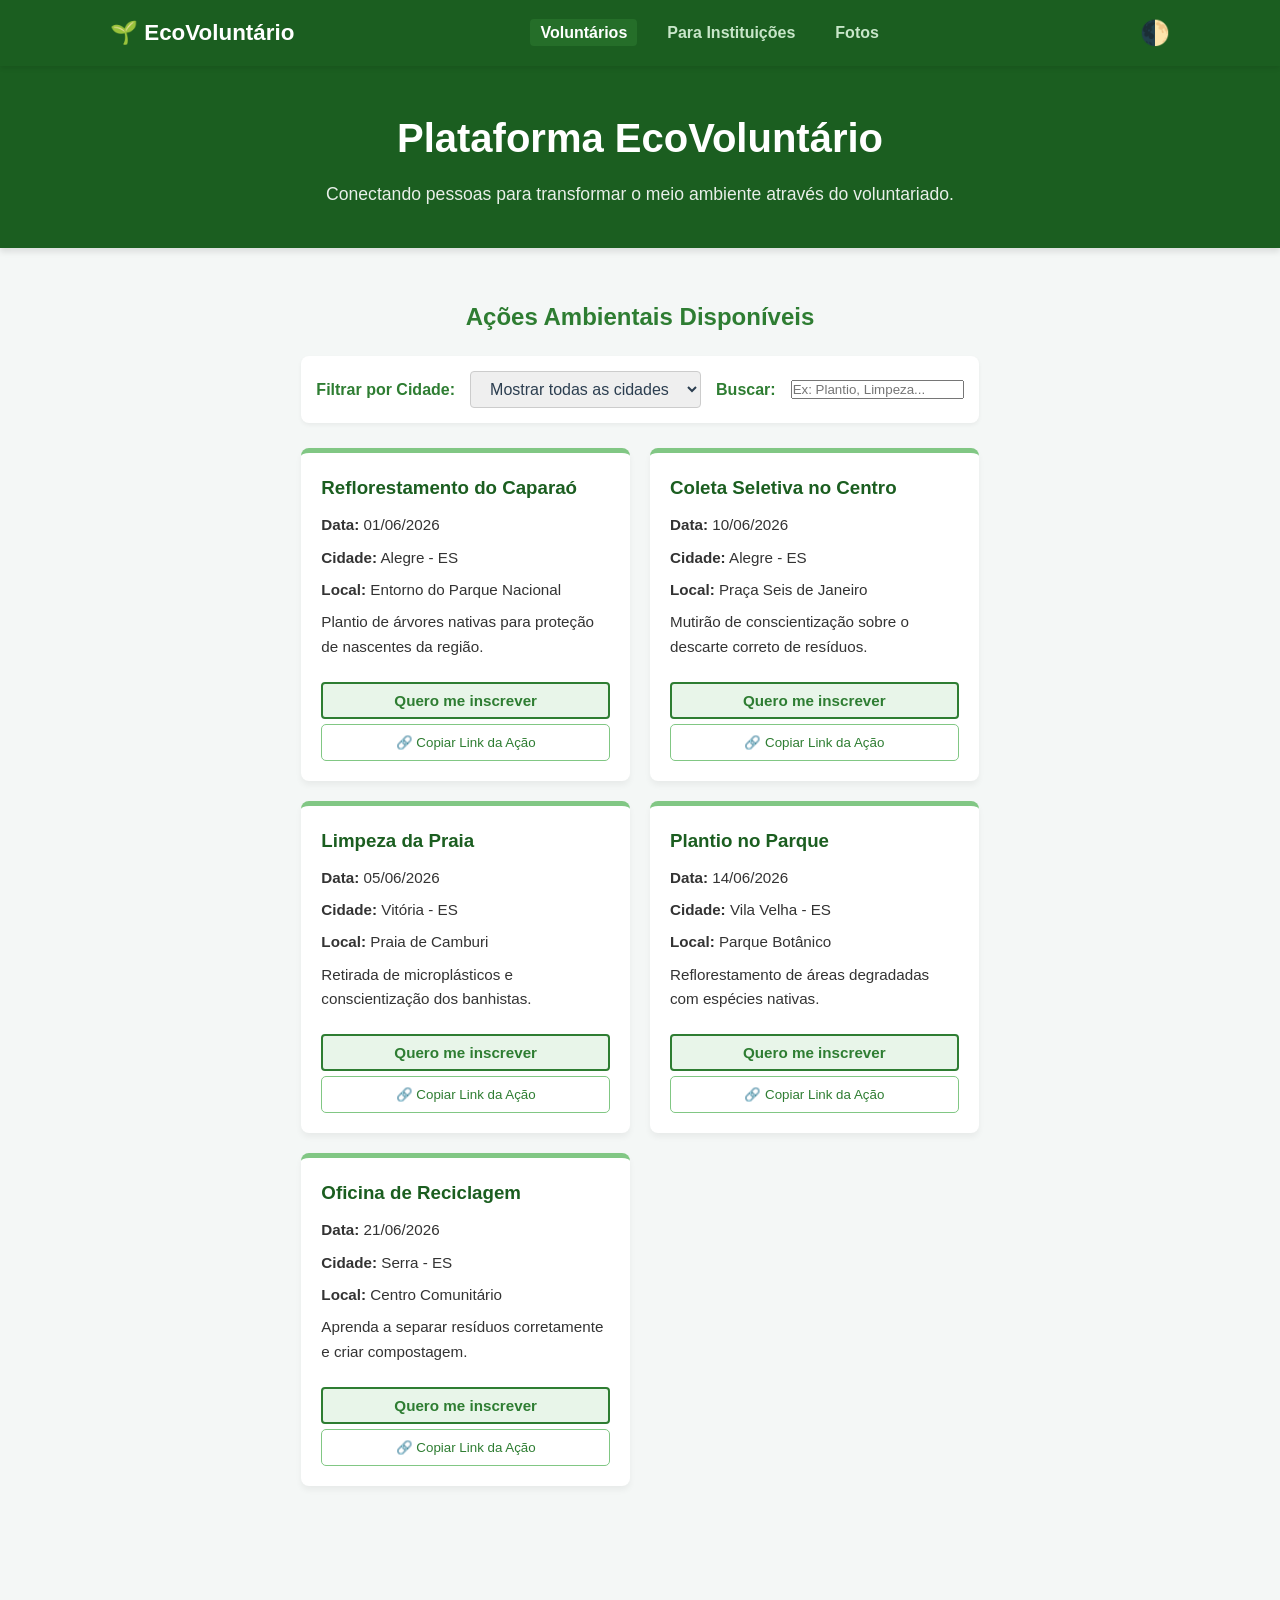
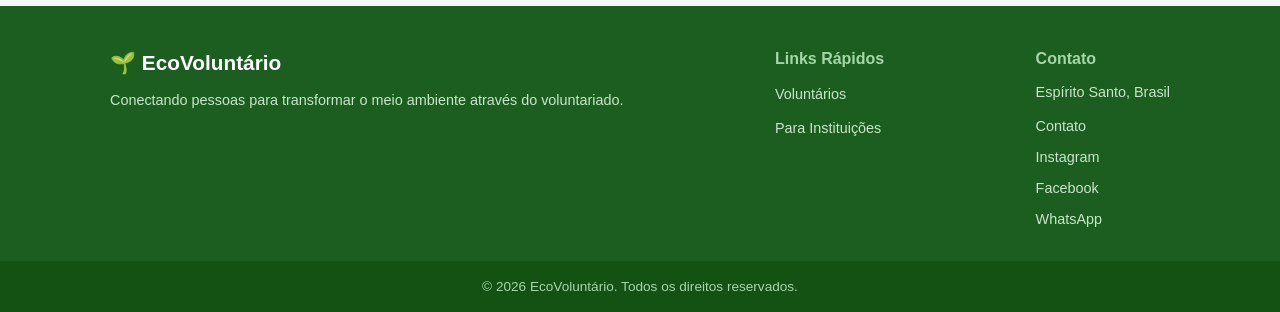
<file: index.html>
<!DOCTYPE html>
<html lang="pt-BR">

<head>
    <meta charset="UTF-8">
    <meta name="viewport" content="width=device-width, initial-scale=1.0">
    <title>EcoVoluntário</title>
    <link rel="icon" type="image/x-icon" href="src/img/nature.png">
    <link rel="stylesheet" href="style.css">
</head>

<body>

    <nav class="navbar">
        <div class="nav-container">
            <a href="index.html" class="nav-logo">🌱 EcoVoluntário</a>
            <ul class="nav-menu">
                <li><a href="index.html" class="active">Voluntários</a></li>
                <li><a href="instituicao.html">Para Instituições</a></li>
                <li><a href="fotos.html">Fotos</a></li> 
            </ul>
            <button id="btn-tema">🌓</button>
        </div>
    </nav>

    <header>
        <h1>Plataforma EcoVoluntário</h1>
        <p>Conectando pessoas para transformar o meio ambiente através do voluntariado.</p>
    </header>

    <main class="container">
        <section class="acoes-section">
            <h2>Ações Ambientais Disponíveis</h2>

            <div class="filtro-container">
                <label for="filtro-cidade">Filtrar por Cidade:</label>
                <select id="filtro-cidade">
                    <option value="todos">Mostrar todas as cidades</option>
                    <option value="Alegre">Alegre</option>
                    <option value="Vitória">Vitória</option>
                    <option value="Vila Velha">Vila Velha</option>
                    <option value="Serra">Serra</option>
                </select>
                <label for="busca-texto" class="buscar" >Buscar:</label>
                <input type="text" id="busca-texto" placeholder="Ex: Plantio, Limpeza...">

            </div>

            <div class="cards-grid" id="cards-grid">
                <div class="card" data-cidade="Alegre">
                    <h3>Reflorestamento do Caparaó</h3>
                    <p><strong>Data:</strong> 01/06/2026</p>
                    <p><strong>Cidade:</strong> Alegre - ES</p>
                    <p><strong>Local:</strong> Entorno do Parque Nacional</p>
                    <p>Plantio de árvores nativas para proteção de nascentes da região.</p>
                    <button class="btn-card" data-acao-id="reflorestamento-alegre">Quero me inscrever</button>
                    <button class="btn-share">🔗 Copiar Link da Ação</button>
                </div>

                <div class="card" data-cidade="Alegre">
                    <h3>Coleta Seletiva no Centro</h3>
                    <p><strong>Data:</strong> 10/06/2026</p>
                    <p><strong>Cidade:</strong> Alegre - ES</p>
                    <p><strong>Local:</strong> Praça Seis de Janeiro</p>
                    <p>Mutirão de conscientização sobre o descarte correto de resíduos.</p>
                    <button class="btn-card" data-acao-id="coleta-alegre">Quero me inscrever</button>
                    <button class="btn-share" >🔗 Copiar Link da Ação</button>
                </div>

                <div class="card" data-cidade="Vitória">
                    <h3>Limpeza da Praia</h3>
                    <p><strong>Data:</strong> 05/06/2026</p>
                    <p><strong>Cidade:</strong> Vitória - ES</p>
                    <p><strong>Local:</strong> Praia de Camburi</p>
                    <p>Retirada de microplásticos e conscientização dos banhistas.</p>
                    <button class="btn-card" data-acao-id="praia">Quero me inscrever</button>
                    <button class="btn-share">🔗 Copiar Link da Ação</button>
                </div>

                <div class="card" data-cidade="Vila Velha">
                    <h3>Plantio no Parque</h3>
                    <p><strong>Data:</strong> 14/06/2026</p>
                    <p><strong>Cidade:</strong> Vila Velha - ES</p>
                    <p><strong>Local:</strong> Parque Botânico</p>
                    <p>Reflorestamento de áreas degradadas com espécies nativas.</p>
                    <button class="btn-card" data-acao-id="plantio">Quero me inscrever</button>
                    <button class="btn-share">🔗 Copiar Link da Ação</button>
                </div>

                <div class="card" data-cidade="Serra">
                    <h3>Oficina de Reciclagem</h3>
                    <p><strong>Data:</strong> 21/06/2026</p>
                    <p><strong>Cidade:</strong> Serra - ES</p>
                    <p><strong>Local:</strong> Centro Comunitário</p>
                    <p>Aprenda a separar resíduos corretamente e criar compostagem.</p>
                    <button class="btn-card" data-acao-id="reciclagem">Quero me inscrever</button>
                    <button class="btn-share">🔗 Copiar Link da Ação</button>
                </div>
            </div>

            <p id="mensagem-sem-resultados" class="msg-vazia">Nenhuma ação encontrada para esta busca. 😥</p>

        </section>
    </main>

    <div id="modal-inscricao" class="modal">
        <div class="modal-content">
            <span class="btn-fechar">&times;</span>
            <h2>Faça sua Inscrição</h2>
            <p>Junte-se a nós nessa ação pelo meio ambiente!</p>

            <form id="form-voluntario">
                <div class="form-group">
                    <label for="nome">Nome Completo:</label>
                    <input type="text" id="nome" required placeholder="Digite seu nome">
                </div>

                <div class="form-group">
                    <label for="email">E-mail:</label>
                    <input type="email" id="email" required placeholder="seu.email@exemplo.com">
                </div>

                <div class="form-group">
                    <label for="acao-visivel">Ação Selecionada:</label>
                    <input type="text" id="acao-visivel" readonly
                        style="background-color: #e8f5e9; color: #2e7d32; font-weight: bold; border: 1px solid #81c784;">
                </div>

                <button type="submit" class="btn-enviar">Confirmar Inscrição</button>
            </form>
        </div>
    </div>
    <footer class="footer">
        <div class="footer-container">
            <div class="footer-coluna">
                <h3>🌱 EcoVoluntário</h3>
                <p>Conectando pessoas para transformar o meio ambiente através do voluntariado.</p>
            </div>
            <div class="footer-coluna">
                <h4>Links Rápidos</h4>
                <ul>
                    <li><a href="index.html">Voluntários</a></li>
                    <li><a href="instituicao.html">Para Instituições</a></li>
                </ul>
            </div>
            <div class="footer-coluna">
                <h4>Contato</h4>
                <p>Espírito Santo, Brasil</p>
                <div class="footer-redes">
                    <a href="contato.html">Contato</a>

                    <a href="#">Instagram</a>
                    <a href="#">Facebook</a>
                    <a href="#">WhatsApp</a>
                </div>
            </div>
        </div>
        <div class="footer-bottom">
            <p>© 2026 EcoVoluntário. Todos os direitos reservados.</p>
        </div>
    </footer>
    <script src="script.js"></script>
</body>

</html>
</file>
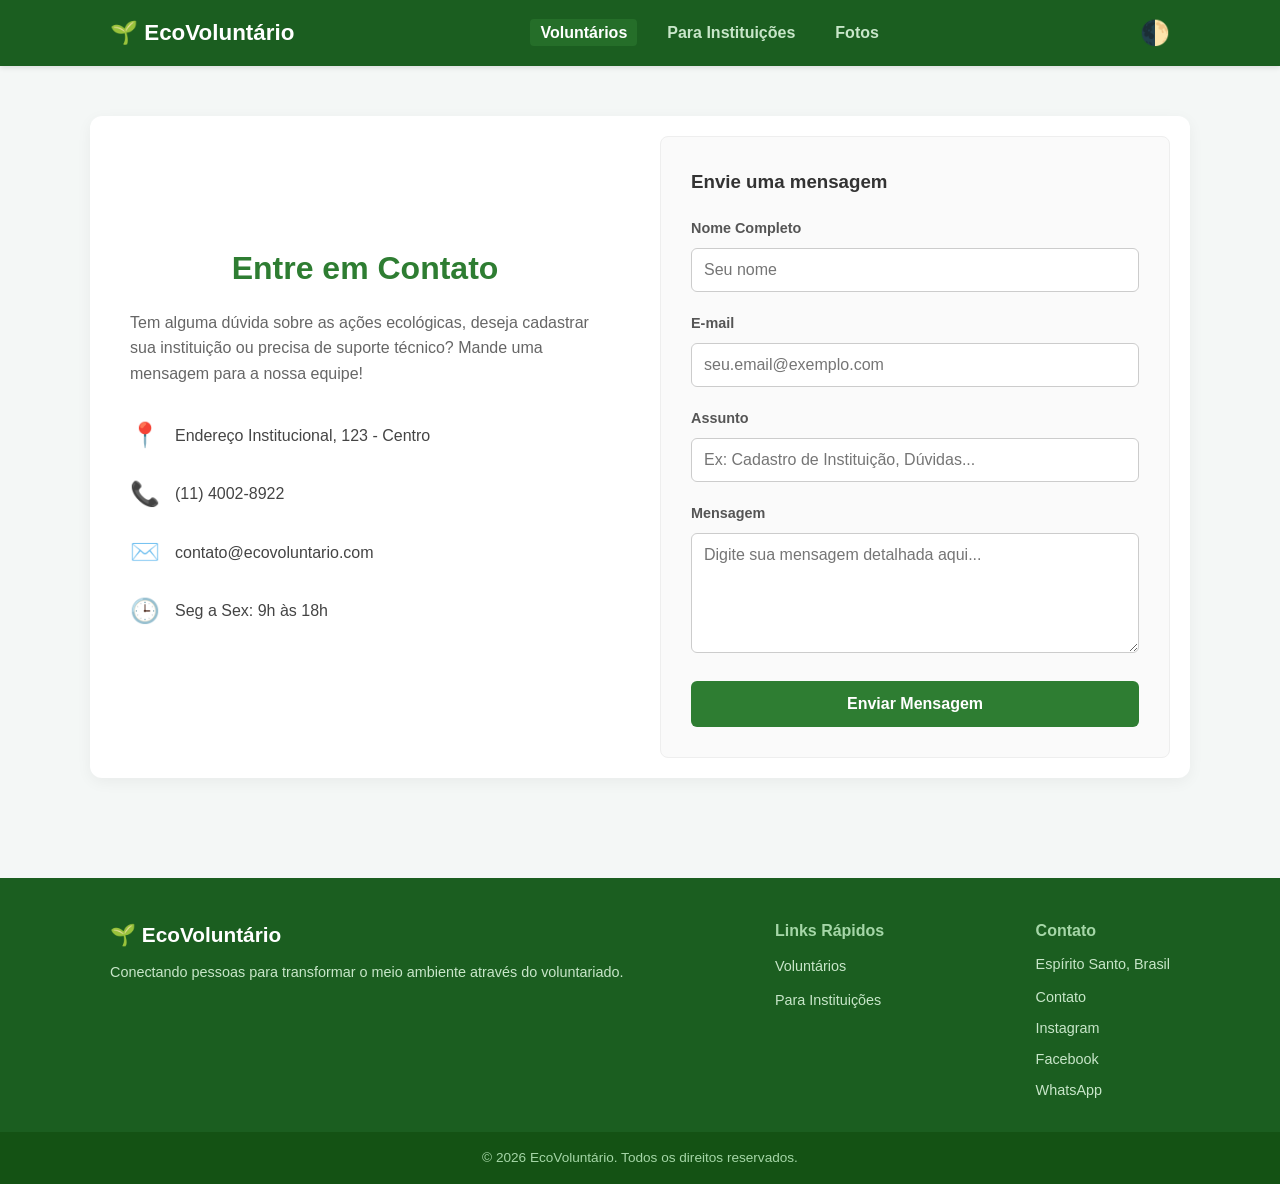
<file: contato.html>
<!DOCTYPE html>
<html lang="pt-BR">
<head>
    <meta charset="UTF-8">
    <meta name="viewport" content="width=device-width, initial-scale=1.0">
    <title>Contato - EcoVoluntário</title>
    <link rel="stylesheet" href="style.css">
   
</head>
<body>

    <nav class="navbar">
        <div class="nav-container">
            <a href="index.html" class="nav-logo">🌱 EcoVoluntário</a>
            <ul class="nav-menu">
                <li><a href="index.html" class="active">Voluntários</a></li>
                <li><a href="instituicao.html">Para Instituições</a></li>
                <li><a href="fotos.html">Fotos</a></li> 
            </ul>
            <button id="btn-tema">🌓</button>
        </div>
    </nav>

    <!-- CONTAINER DA PÁGINA -->
    <main class="container-contato">
        
        <!-- Bloco Informativo -->
        <section class="info-contato">
            <h2>Entre em Contato</h2>
            <p>Tem alguma dúvida sobre as ações ecológicas, deseja cadastrar sua instituição ou precisa de suporte técnico? Mande uma mensagem para a nossa equipe!</p>
            
            <ul class="detalhes-lista">
                <li><span>📍</span> Endereço Institucional, 123 - Centro</li>
                <li><span>📞</span> (11) 4002-8922</li>
                <li><span>✉️</span> contato@ecovoluntario.com</li>
                <li><span>🕒</span> Seg a Sex: 9h às 18h</li>
            </ul>
        </section>

        <!-- Bloco do Formulário -->
        <section class="formulario-contato">
            <h3>Envie uma mensagem</h3>
            <form id="formContato">
                <div class="grupo-campo">
                    <label for="nome">Nome Completo</label>
                    <input type="text" id="nome" name="nome" placeholder="Seu nome" required>
                </div>

                <div class="grupo-campo">
                    <label for="email">E-mail</label>
                    <input type="email" id="email" name="email" placeholder="seu.email@exemplo.com" required>
                </div>

                <div class="grupo-campo">
                    <label for="assunto">Assunto</label>
                    <input type="text" id="assunto" name="assunto" placeholder="Ex: Cadastro de Instituição, Dúvidas..." required>
                </div>

                <div class="grupo-campo">
                    <label for="mensagem">Mensagem</label>
                    <textarea id="mensagem" name="mensagem" placeholder="Digite sua mensagem detalhada aqui..." required></textarea>
                </div>

                <button type="submit" class="btn-enviar">Enviar Mensagem</button>
            </form>
        </section>

    </main>

    <script src="script.js"></script>

    <footer class="footer">
        <div class="footer-container">
            <div class="footer-coluna">
                <h3>🌱 EcoVoluntário</h3>
                <p>Conectando pessoas para transformar o meio ambiente através do voluntariado.</p>
            </div>
            <div class="footer-coluna">
                <h4>Links Rápidos</h4>
                <ul>
                    <li><a href="index.html">Voluntários</a></li>
                    <li><a href="instituicao.html">Para Instituições</a></li>
                </ul>
            </div>
            <div class="footer-coluna">
                <h4>Contato</h4>
                <p>Espírito Santo, Brasil</p>
                <div class="footer-redes">
                    <a href="contato.html">Contato</a>

                    <a href="#">Instagram</a>
                    <a href="#">Facebook</a>
                    <a href="#">WhatsApp</a>
                </div>
            </div>
        </div>
        <div class="footer-bottom">
            <p>© 2026 EcoVoluntário. Todos os direitos reservados.</p>
        </div>
    </footer>

</body>
</html>
</file>
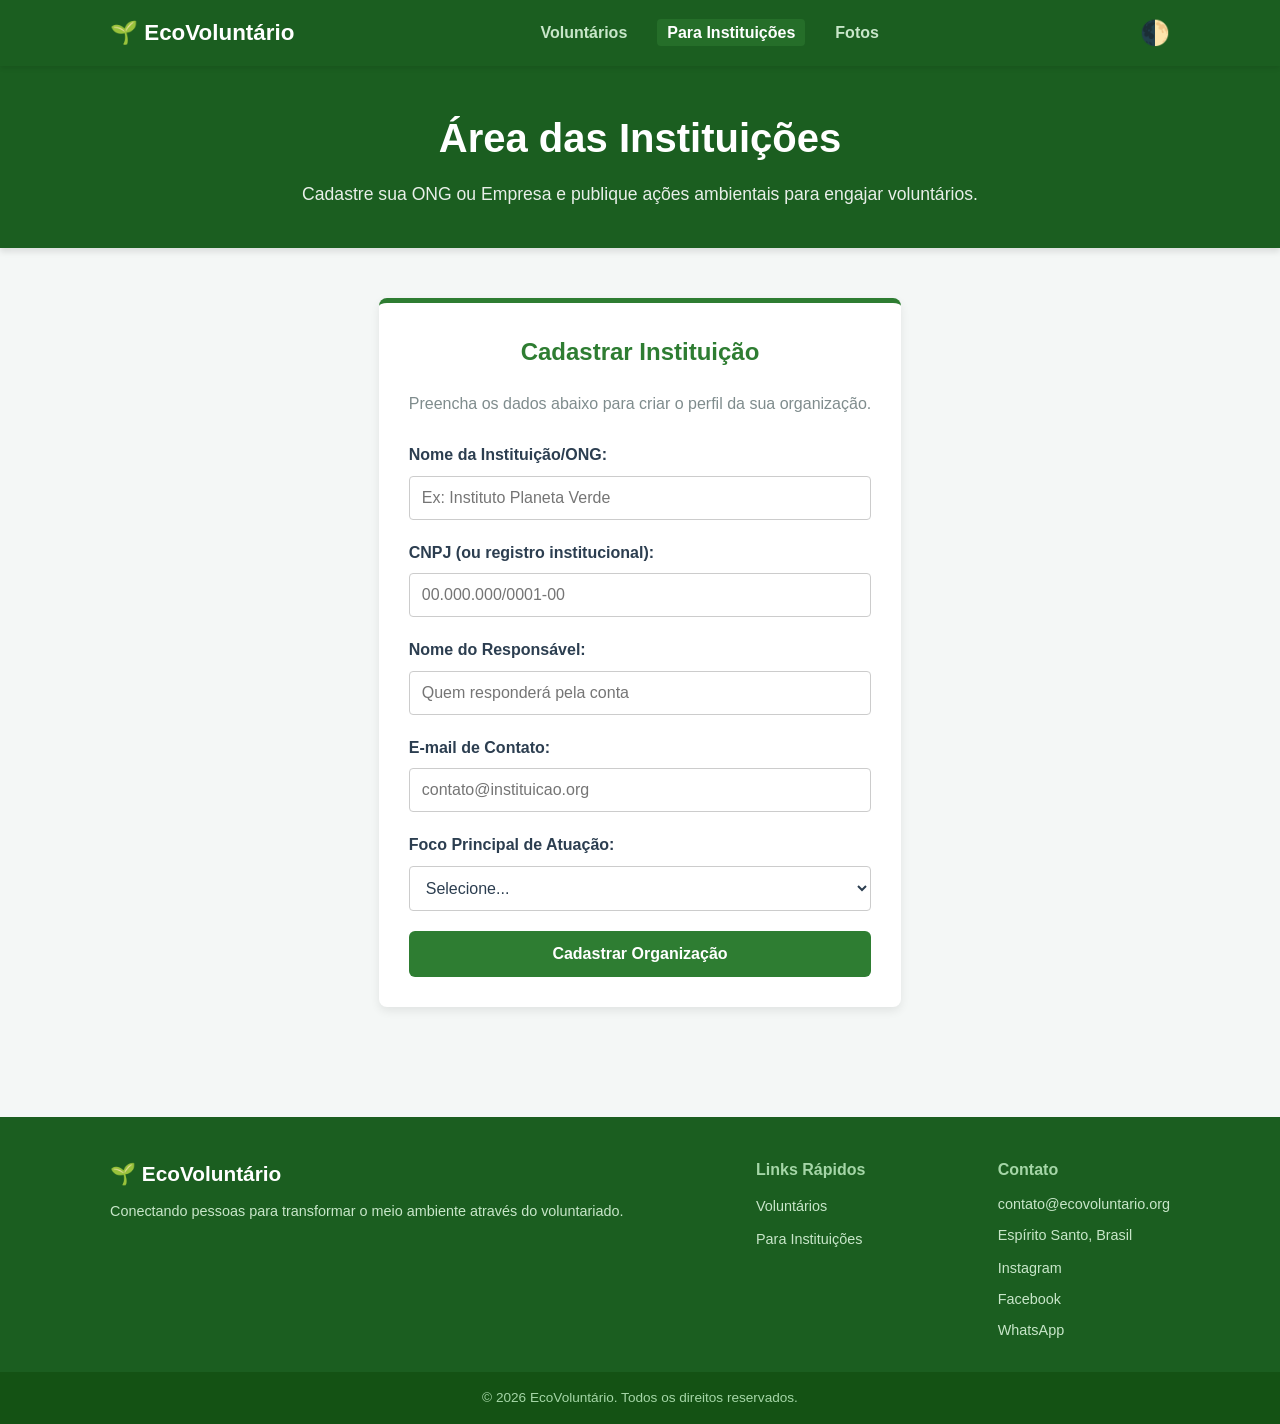
<file: instituicao.html>
<!DOCTYPE html>
<html lang="pt-BR">
<head>
    <meta charset="UTF-8">
    <meta name="viewport" content="width=device-width, initial-scale=1.0">
    <title>Cadastro de Instituição - EcoVoluntário</title>
    <link rel="stylesheet" href="style.css">
</head>
<body>

    <nav class="navbar">
        <div class="nav-container">
            <a href="index.html" class="nav-logo">🌱 EcoVoluntário</a>
            <ul class="nav-menu">
                <li><a href="index.html">Voluntários</a></li>
                <li><a href="instituicao.html" class="active">Para Instituições</a></li>
                <li><a href="fotos.html">Fotos</a></li> 

            </ul>
            <button id="btn-tema">🌓</button>
        </div>
    </nav>

    <header>
        <h1>Área das Instituições</h1>
        <p>Cadastre sua ONG ou Empresa e publique ações ambientais para engajar voluntários.</p>
    </header>

    <main class="container">
        <section class="inscricao-section">
            <h2>Cadastrar Instituição</h2>
            <p>Preencha os dados abaixo para criar o perfil da sua organização.</p>
            
            <form id="form-instituicao">
                <div class="form-group">
                    <label for="nome-inst">Nome da Instituição/ONG:</label>
                    <input type="text" id="nome-inst" required placeholder="Ex: Instituto Planeta Verde">
                </div>

                <div class="form-group">
                    <label for="cnpj">CNPJ (ou registro institucional):</label>
                    <input type="text" id="cnpj" required placeholder="00.000.000/0001-00">
                </div>

                <div class="form-group">
                    <label for="responsavel">Nome do Responsável:</label>
                    <input type="text" id="responsavel" required placeholder="Quem responderá pela conta">
                </div>

                <div class="form-group">
                    <label for="email-inst">E-mail de Contato:</label>
                    <input type="email" id="email-inst" required placeholder="contato@instituicao.org">
                </div>

                <div class="form-group">
                    <label for="causa">Foco Principal de Atuação:</label>
                    <select id="causa" required>
                        <option value="">Selecione...</option>
                        <option value="marinha">Preservação Marinha / Praias</option>
                        <option value="reflorestamento">Reflorestamento e Árvores</option>
                        <option value="reciclagem">Coleta Seletiva e Reciclagem</option>
                        <option value="educacao">Educação Ambiental</option>
                    </select>
                </div>

                <button type="submit" class="btn-enviar">Cadastrar Organização</button>
            </form>
        </section>
    </main>

    <footer class="footer">
        <div class="footer-container">
            <div class="footer-coluna">
                <h3>🌱 EcoVoluntário</h3>
                <p>Conectando pessoas para transformar o meio ambiente através do voluntariado.</p>
            </div>
            <div class="footer-coluna">
                <h4>Links Rápidos</h4>
                <ul>
                    <li><a href="index.html">Voluntários</a></li>
                    <li><a href="instituicao.html">Para Instituições</a></li>
                </ul>
            </div>
            <div class="footer-coluna">
                <h4>Contato</h4>
                <p>contato@ecovoluntario.org</p>
                <p>Espírito Santo, Brasil</p>
                <div class="footer-redes">
                    <a href="#">Instagram</a>
                    <a href="#">Facebook</a>
                    <a href="#">WhatsApp</a>
                </div>
            </div>
        </div>
        <div class="footer-bottom">
            <p>© 2026 EcoVoluntário. Todos os direitos reservados.</p>
        </div>
    </footer>

    <script src="script.js"></script>
</body>
</html>
</file>
<file: style.css>
/* Configurações Globais */
* {
    margin: 0;
    padding: 0;
    box-sizing: border-box;
}

body {
    font-family: 'Segoe UI', Tahoma, Geneva, Verdana, sans-serif;
    background-color: #f4f9f4;
    color: #2c3e50;
    line-height: 1.6;
}

.container {
    max-width: 1100px;
    margin: 0 auto;
    padding: 20px;
}

/*Navbar*/
.navbar {
    background-color: #1b5e20;
    padding: 15px 0;
    position: sticky;
    top: 0;
    z-index: 1000;
    box-shadow: 0 2px 5px rgba(0,0,0,0.1);
}

.nav-container {
    max-width: 1100px;
    margin: 0 auto;
    display: flex;
    justify-content: space-between;
    align-items: center;
    padding: 0 20px;
}

.nav-logo {
    color: white;
    font-size: 1.4rem;
    font-weight: bold;
    text-decoration: none;
}

.nav-menu {
    display: flex;
    list-style: none;
    gap: 20px;
}

.nav-menu a {
    color: #c8e6c9;
    text-decoration: none;
    font-weight: 600;
    font-size: 1rem;
    padding: 5px 10px;
    border-radius: 4px;
    transition: all 0.3s;
}

.nav-menu a:hover, .nav-menu a.active {
    color: white;
    background-color: #256e29;
}

/*Cabeçalho*/
header {
    background-color: #1b5e20;
    color: white;
    text-align: center;
    padding: 40px 20px;
    margin-bottom: 30px;
    box-shadow: 0 4px 6px rgba(0,0,0,0.1);
}

header h1 {
    font-size: 2.5rem;
    margin-bottom: 10px;
}

header p {
    font-size: 1.1rem;
    opacity: 0.9;
}

/* Seções */
h2 {
    color: #2e7d32;
    margin-bottom: 20px;
    text-align: center;
}

/* Filtro por Cidade */
.filtro-container {
    background: white;
    padding: 15px;
    border-radius: 8px;
    margin-bottom: 25px;
    box-shadow: 0 2px 4px rgba(0,0,0,0.05);
    display: flex;
    align-items: center;
    justify-content: center;
    gap: 15px;
}

.filtro-container label {
    font-weight: bold;
    color: #2e7d32;
}

.filtro-container select {
    padding: 8px 15px;
    border: 1px solid #ccc;
    border-radius: 4px;
    font-size: 1rem;
    color: #2c3e50;
    outline: none;
}

/* Cards */
.cards-grid {
    display: grid;
    grid-template-columns: repeat(auto-fit, minmax(280px, 1fr));
    gap: 20px;
    margin-bottom: 50px;
}

.card {
    background: white;
    padding: 20px;
    border-radius: 8px;
    border-top: 5px solid #81c784;
    box-shadow: 0 4px 6px rgba(0,0,0,0.05);
    transition: transform 0.2s;
}

.card:hover {
    transform: translateY(-5px);
}

.card h3 {
    margin-bottom: 10px;
    color: #1b5e20;
}

.card p {
    margin-bottom: 8px;
    font-size: 0.95rem;
}

/* Botão dos Cards */
.btn-card {
    display: inline-block;
    width: 100%;
    background-color: #e8f5e9;
    color: #2e7d32;
    border: 2px solid #2e7d32;
    padding: 8px 12px;
    font-size: 0.95rem;
    font-weight: bold;
    border-radius: 4px;
    cursor: pointer;
    transition: all 0.2s ease-in-out;
    margin-top: 15px;
}

.btn-card:hover {
    background-color: #2e7d32;
    color: white;
}

/* Formulário de Inscrição e Cadastro*/
.inscricao-section {
    background: white;
    max-width: 600px;
    margin: 0 auto 40px auto;
    padding: 30px;
    border-radius: 8px;
    box-shadow: 0 4px 10px rgba(0,0,0,0.08);
    border-top: 5px solid #2e7d32;
}

.inscricao-section p {
    text-align: center;
    margin-bottom: 25px;
    color: #7f8c8d;
}

.form-group {
    margin-bottom: 20px;
    text-align: left;
}

.form-group label {
    display: block;
    margin-bottom: 8px;
    font-weight: 600;
    color: #2c3e50;
}

.form-group input, .form-group select {
    width: 100%;
    padding: 12px;
    border: 1px solid #ccc;
    border-radius: 4px;
    font-size: 1rem;
    color: #2c3e50;
    background-color: #fff;
    outline: none;
    transition: border-color 0.2s;
}

.form-group input:focus, .form-group select:focus {
    border-color: #2e7d32;
    box-shadow: 0 0 0 2px rgba(46, 125, 50, 0.1);
}

.btn-enviar {
    display: block;
    width: 100%;
    background-color: #2e7d32;
    color: white;
    border: none;
    padding: 14px;
    font-size: 1.1rem;
    font-weight: bold;
    border-radius: 4px;
    cursor: pointer;
    transition: background 0.2s;
    margin-top: 10px;
}

.btn-enviar:hover {
    background-color: #1b5e20;
}

/* Pop-up */
.modal {
    display: none;
    position: fixed;
    z-index: 2000;
    left: 0;
    top: 0;
    width: 100%;
    height: 100%;
    background-color: rgba(0, 0, 0, 0.5);
    backdrop-filter: blur(3px);
    align-items: center;
    justify-content: center;
}

.modal-content {
    background-color: white;
    padding: 30px;
    border-radius: 8px;
    width: 90%;
    max-width: 500px;
    position: relative;
    box-shadow: 0 4px 20px rgba(0,0,0,0.15);
    animation: surgimento 0.3s ease-out;
}

@keyframes surgimento {
    from { transform: scale(0.8); opacity: 0; }
    to { transform: scale(1); opacity: 1; }
}

.btn-fechar {
    position: absolute;
    right: 20px;
    top: 15px;
    font-size: 2rem;
    font-weight: bold;
    color: #aaa;
    cursor: pointer;
    transition: color 0.2s;
}

.btn-fechar:hover {
    color: #e74c3c;
}

.btn-tema {
    background:none;
    border:none;
    font-size:1.5rem;
    cursor:pointer;
    margin-left:15px;
}
.btn-share {
    background: transparent;
    border: 1px solid #81c784;
    color: #2e7d32;
    padding: 10px;
    border-radius: 5px;
    cursor: pointer;
    margin-top: 5px;
    width: 100%;
    transition: background-color 0.3s ease;
}

.btn-share:hover {
    background-color: #e8f5e9;
}

   /*modo escuro*/
body.dark-mode {
    background-color: #121212;
    color: #e0e0e0;
}

body.dark-mode .navbar,
body.dark-mode .footer {
    background-color: #1e1e1e;
    color: #ffffff;
    border-color: #333;
}

body.dark-mode .card,
body.dark-mode .modal-content {
    background-color: #1e1e1e;
    color: #e0e0e0;
    box-shadow: 0 4px 8px rgba(255, 255, 255, 0.05);
}

body.dark-mode .card h3,
body.dark-mode h1, 
body.dark-mode h2 {
    color: #81c784;
}

.msg-vazia {
    display: none; /* Fica escondido até o JS mandar aparecer */
    text-align: center;
    color: #666;
    margin-top: 30px;
    font-size: 1.2rem;
    font-style: italic;
    width: 100%;
}
/* Footer */
.footer {
    background-color: #1b5e20;
    color: white;
    margin-top: 50px;
    padding: 40px 0 0 0;
}

.footer-container {
    max-width: 1100px;
    margin: 0 auto;
    padding: 0 20px;
    display: flex;
    justify-content: space-between;
    gap: 30px;
    flex-wrap: wrap;
}

.footer-coluna h3 {
    font-size: 1.3rem;
    margin-bottom: 10px;
    color: white;
}

.footer-coluna h4 {
    font-size: 1rem;
    margin-bottom: 10px;
    color: #a5d6a7;
}

.footer-coluna p {
    font-size: 0.9rem;
    color: #c8e6c9;
    margin-bottom: 8px;
}

.footer-coluna ul {
    list-style: none;
}

.footer-coluna ul li {
    margin-bottom: 8px;
}

.footer-coluna ul li a {
    color: #c8e6c9;
    text-decoration: none;
    font-size: 0.9rem;
    transition: color 0.2s;
}

.footer-coluna ul li a:hover {
    color: white;
}

.footer-bottom {
    text-align: center;
    margin-top: 30px;
    padding: 15px;
    background-color: #145214;
    font-size: 0.85rem;
    color: #a5d6a7;
}
/* Redes Sociais do Footer */
.footer-redes {
    display: flex;
    flex-direction: column;
    gap: 8px;
    margin-top: 10px;
}

.footer-redes a {
    color: #c8e6c9;
    text-decoration: none;
    font-size: 0.9rem;
    transition: color 0.2s;
}

.footer-redes a:hover {
    color: white;
}

/*  MELHORIA: Hover nos inputs */
.form-group input:hover,
.form-group select:hover {
    border-color: #81c784;
}

.btn-enviar {
    display: block;
    width: 100%;
    background-color: #2e7d32;
    color: white;
    border: none;
    padding: 14px;
    font-size: 1.1rem;
    font-weight: bold;
    border-radius: 4px;
    cursor: pointer;
    transition: background 0.3s, transform 0.2s, box-shadow 0.2s;
    margin-top: 10px;
}

/*  MELHORIA: Hover com elevação */
.btn-enviar:hover {
    background-color: #1b5e20;
    transform: translateY(-2px);
    box-shadow: 0 6px 14px rgba(27,94,32,0.3);
}

.btn-enviar:active {
    transform: translateY(0);
    box-shadow: none;
}

/* ==========================================
   POP-UP / MODAL
   ========================================== */
.modal {
    display: none;
    position: fixed;
    z-index: 2000;
    left: 0;
    top: 0;
    width: 100%;
    height: 100%;
    background-color: rgba(0, 0, 0, 0.5);
    backdrop-filter: blur(3px);
    align-items: center;
    justify-content: center;
}

.modal-content {
    background-color: white;
    padding: 30px;
    border-radius: 8px;
    width: 90%;
    max-width: 500px;
    position: relative;
    box-shadow: 0 4px 20px rgba(0,0,0,0.15);
    animation: surgimento 0.3s ease-out;
}

.btn-fechar {
    position: absolute;
    right: 20px;
    top: 15px;
    font-size: 2rem;
    font-weight: bold;
    color: #aaa;
    cursor: pointer;
    transition: color 0.2s, transform 0.2s;
}

/*  MELHORIA: Hover com rotação no X */
.btn-fechar:hover {
    color: #e74c3c;
    transform: rotate(90deg);
}

/* ==========================================
   BOTÕES EXTRAS
   ========================================== */
#btn-tema {
    background: transparent;
    border: none;
    font-size: 1.5rem;
    cursor: pointer;
    margin-left: 15px;
    transition: transform 0.3s ease;
    outline: none;
}

.btn-tema:hover {
    transform: rotate(20deg) scale(1.2);
}

.btn-share {
    background: transparent;
    border: 1px solid #81c784;
    color: #2e7d32;
    padding: 10px;
    border-radius: 5px;
    cursor: pointer;
    margin-top: 5px;
    width: 100%;
    transition: background-color 0.3s ease, transform 0.2s;
}

/*  MELHORIA: Hover com escala */
.btn-share:hover {
    background-color: #e8f5e9;
    transform: scale(1.02);
}

/* ==========================================
    TOAST — ALERTA PERSONALIZADO
   ========================================== */
.toast {
    position: fixed;
    bottom: 30px;
    right: 30px;
    background-color: #2e7d32;
    color: white;
    padding: 14px 22px;
    border-radius: 8px;
    font-size: 0.95rem;
    font-weight: 600;
    box-shadow: 0 6px 20px rgba(0,0,0,0.2);
    z-index: 9999;
    opacity: 0;
    transform: translateY(20px);
    transition: opacity 0.4s ease, transform 0.4s ease;
    max-width: 320px;
    pointer-events: none;
}

.toast.show {
    opacity: 1;
    transform: translateY(0);
}

/* ==========================================
   MODO ESCURO
   ========================================== */
body.dark-mode {
    background-color: #121212;
    color: #e0e0e0;
}

body.dark-mode .navbar,
body.dark-mode .footer {
    background-color: #1e1e1e;
    color: #ffffff;
    border-color: #333;
}

body.dark-mode .card,
body.dark-mode .modal-content,
body.dark-mode .inscricao-section,
body.dark-mode .filtro-container {
    background-color: #1e1e1e;
    color: #e0e0e0;
    box-shadow: 0 4px 8px rgba(255, 255, 255, 0.05);
}

body.dark-mode .card h3,
body.dark-mode h1,
body.dark-mode h2 {
    color: #81c784;
}

body.dark-mode .form-group input,
body.dark-mode .form-group select {
    background-color: #2a2a2a;
    color: #e0e0e0;
    border-color: #444;
}

body.dark-mode .toast {
    background-color: #388e3c;
}

/* ==========================================
   MENSAGEM VAZIA
   ========================================== */
.msg-vazia {
    display: none;
    text-align: center;
    color: #666;
    margin-top: 30px;
    font-size: 1.2rem;
    font-style: italic;
    width: 100%;
    animation: fadeIn 0.4s ease;
}

/* ==========================================
   FOOTER
   ========================================== */
.footer {
    background-color: #1b5e20;
    color: white;
    margin-top: 50px;
    padding: 40px 0 0 0;
}

.footer-container {
    max-width: 1100px;
    margin: 0 auto;
    padding: 0 20px;
    display: flex;
    justify-content: space-between;
    gap: 30px;
    flex-wrap: wrap; /*  RESPONSIVIDADE */
}

.footer-coluna h3 {
    font-size: 1.3rem;
    margin-bottom: 10px;
    color: white;
}

.footer-coluna h4 {
    font-size: 1rem;
    margin-bottom: 10px;
    color: #a5d6a7;
}

.footer-coluna p {
    font-size: 0.9rem;
    color: #c8e6c9;
    margin-bottom: 8px;
}

.footer-coluna ul {
    list-style: none;
}

.footer-coluna ul li {
    margin-bottom: 8px;
}

.footer-coluna ul li a {
    color: #c8e6c9;
    text-decoration: none;
    font-size: 0.9rem;
    transition: color 0.2s, padding-left 0.2s;
}

/*  MELHORIA: Hover com deslocamento no footer */
.footer-coluna ul li a:hover {
    color: white;
    padding-left: 6px;
}

.footer-bottom {
    text-align: center;
    margin-top: 30px;
    padding: 15px;
    background-color: #145214;
    font-size: 0.85rem;
    color: #a5d6a7;
}

.footer-redes {
    display: flex;
    flex-direction: column;
    gap: 8px;
    margin-top: 10px;
}

.footer-redes a {
    color: #c8e6c9;
    text-decoration: none;
    font-size: 0.9rem;
    transition: color 0.2s, transform 0.2s;
    display: inline-block;
}

/*  MELHORIA: Hover nas redes sociais */
.footer-redes a:hover {
    color: white;
    transform: translateX(4px);
}

/* ==========================================
    RESPONSIVIDADE — MEDIA QUERIES
   ========================================== */

/* Tablet */
@media (max-width: 768px) {
    header h1 {
        font-size: 1.8rem;
    }

    header p {
        font-size: 1rem;
    }

    .nav-menu {
        display: none;
        flex-direction: column;
        position: absolute;
        top: 60px;
        left: 0;
        width: 100%;
        background-color: #1b5e20;
        padding: 10px 0;
        box-shadow: 0 4px 8px rgba(0,0,0,0.2);
    }

    .nav-menu.aberto {
        display: flex;
    }

    .nav-menu li {
        text-align: center;
        padding: 10px 0;
    }

    .menu-toggle {
        display: flex;
    }

    .cards-grid {
        grid-template-columns: repeat(auto-fit, minmax(240px, 1fr));
    }

    .inscricao-section {
        padding: 20px 15px;
        margin: 0 10px 30px 10px;
    }

    .footer-container {
        flex-direction: column;
        align-items: flex-start;
    }
}

/* Mobile */
@media (max-width: 480px) {
    header h1 {
        font-size: 1.4rem;
    }

    .container {
        padding: 10px;
    }

    .cards-grid {
        grid-template-columns: 1fr;
    }

    .filtro-container {
        flex-direction: column;
        align-items: stretch;
        text-align: center;
    }

    .filtro-container select {
        width: 100%;
    }

    .toast {
        bottom: 15px;
        right: 15px;
        left: 15px;
        max-width: 100%;
    }

    .modal-content {
        padding: 20px 15px;
    }
}
/* so pra eu não me perder aqui começa as galerias */

   .galeria-grid {
    display: grid; 
    grid-template-columns: repeat(auto-fit, minmax(280px, 1fr)); 
    gap: 20px; 
    margin-bottom: 50px;
}

.galeria-item {
    position: relative;
    overflow: hidden; 
    border-radius: 8px; 
    box-shadow: 0 4px 6px rgba(0,0,0,0.05); 
    height: 220px; 
}

.galeria-item img {
    width: 100%;
    height: 100%;
    object-fit: cover; 
    transition: transform 0.4s ease; 
    display: block;
}

.galeria-overlay {
    position: absolute;
    bottom: 0;
    left: 0;
    right: 0;
    background: linear-gradient(transparent, rgba(27, 94, 32, 0.9)); 
    overflow: hidden;
    width: 100%;
    height: 0; 
    transition: height 0.3s ease; 
    display: flex;
    align-items: flex-end;
    padding: 0 15px;
}

.galeria-overlay p {
    color: white;
    font-size: 1rem;
    font-weight: 600;
    margin-bottom: 15px;
}


.galeria-item:hover img {
    transform: scale(1.1); 

.galeria-item:hover .galeria-overlay {
    height: 50%; 
}

/* modo trevoso*/
body.dark-mode .galeria-item {
    box-shadow: 0 4px 8px rgba(255, 255, 255, 0.05);
}

body.dark-mode .galeria-overlay {
    background: linear-gradient(transparent, rgba(18, 18, 18, 0.95)); 
}
}

/* Reset de Estilos Básicos */
* {
    margin: 0;
    padding: 0;
    box-sizing: border-box;
    font-family: 'Segoe UI', Tahoma, Geneva, Verdana, sans-serif;
}

body {
    background-color: #f4f7f6;
    color: #333;
    display: flex;
    flex-direction: column;
    min-height: 100vh;
}

/* Container Principal */
.container-contato {
    max-width: 1100px;
    margin: 50px auto;
    padding: 20px;
    display: grid;
    grid-template-columns: 1fr 1fr;
    gap: 40px;
    background: #ffffff;
    border-radius: 12px;
    box-shadow: 0 4px 15px rgba(0, 0, 0, 0.05);
}

@media (max-width: 768px) {
    .container-contato {
        grid-template-columns: 1fr;
        margin: 20px;
    }
}

/* Seção de Informações da Esquerda */
.info-contato {
    padding: 20px;
    display: flex;
    flex-direction: column;
    justify-content: center;
}

.info-contato h2 {
    color: #2e7d32; /* Verde Ecológico */
    font-size: 2rem;
    margin-bottom: 15px;
}

.info-contato p {
    color: #666;
    line-height: 1.6;
    margin-bottom: 30px;
}

.detalhes-lista {
    list-style: none;
}

.detalhes-lista li {
    margin-bottom: 20px;
    display: flex;
    align-items: center;
    font-size: 1rem;
    color: #444;
}

.detalhes-lista li span {
    font-size: 1.5rem;
    margin-right: 15px;
}

/* Seção do Formulário da Direita */
.formulario-contato {
    background: #fafafa;
    padding: 30px;
    border-radius: 8px;
    border: 1px solid #eeeeee;
}

.formulario-contato h3 {
    margin-bottom: 20px;
    color: #333;
}

.grupo-campo {
    margin-bottom: 20px;
}

.grupo-campo label {
    display: block;
    margin-bottom: 8px;
    font-weight: 600;
    font-size: 0.9rem;
    color: #555;
}

.grupo-campo input,
.grupo-campo textarea {
    width: 100%;
    padding: 12px;
    border: 1px solid #ccc;
    border-radius: 6px;
    font-size: 1rem;
    transition: border-color 0.3s ease;
    outline: none;
}

.grupo-campo input:focus,
.grupo-campo textarea:focus {
    border-color: #2e7d32;
    box-shadow: 0 0 5px rgba(46, 125, 50, 0.2);
}

.grupo-campo textarea {
    resize: vertical;
    min-height: 120px;
}

/* Botão Enviar */
.btn-enviar {
    width: 100%;
    background-color: #2e7d32;
    color: white;
    padding: 14px;
    border: none;
    border-radius: 6px;
    font-size: 1rem;
    font-weight: bold;
    cursor: pointer;
    transition: background-color 0.3s ease;
}

.btn-enviar:hover {
    background-color: #1b5e20;
}
</file>
